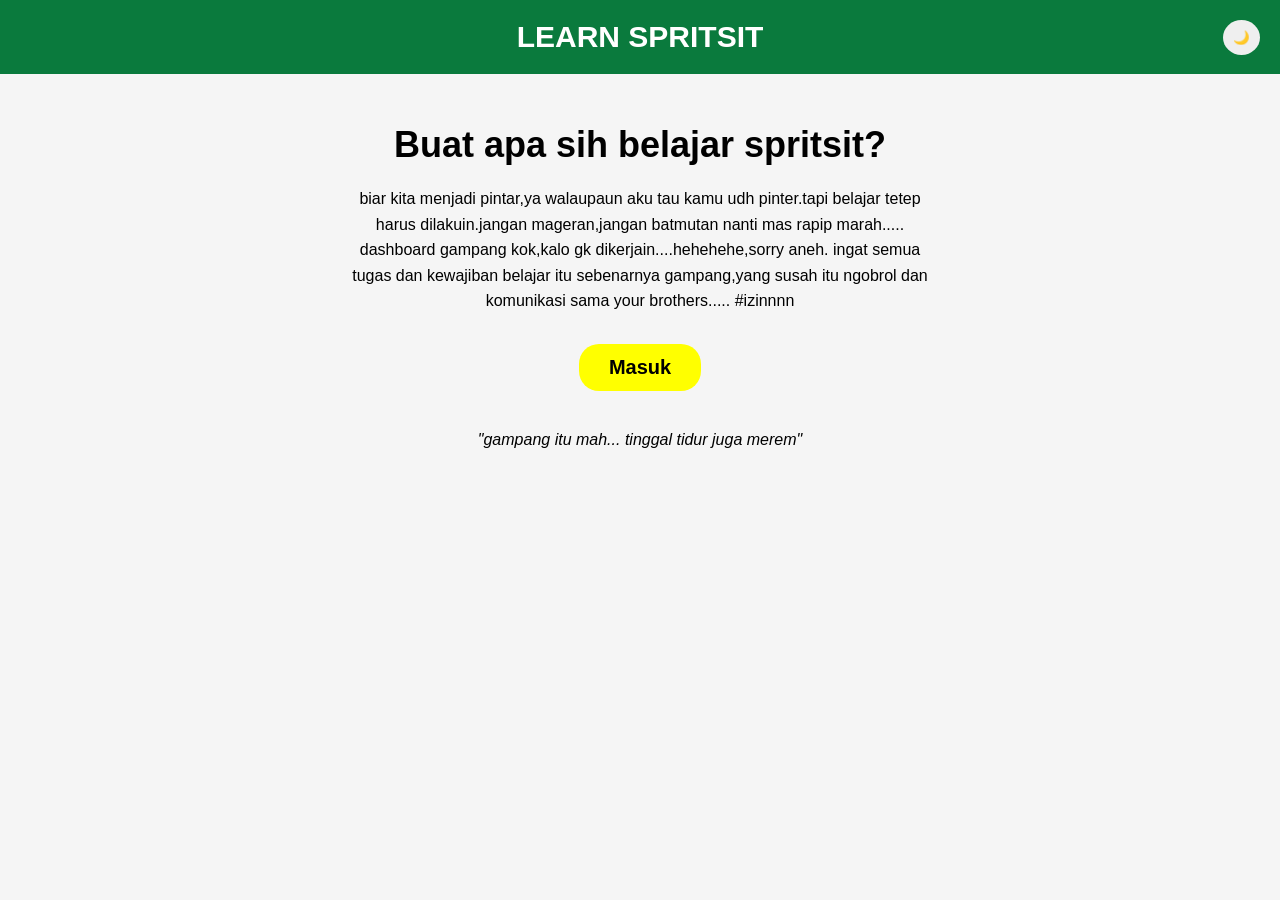
<file: index.html>
<!DOCTYPE html>
<html lang="id">
<head>
  <meta charset="UTF-8">
    
    <meta name="viewport" content="width=device-width, initial-scale=1.0">
  <title>SPRITSIT</title>
  <link rel="stylesheet" href="style.css">
</head>
<body>
<script src="script.js"></script>
<div class="header">LEARN SPRITSIT</div>

<div class="content">
  <div class="title">Buat apa sih belajar spritsit?</div>

  <p class="desc">
  biar kita menjadi pintar,ya walaupaun aku tau kamu udh pinter.tapi belajar tetep harus dilakuin.jangan mageran,jangan batmutan nanti mas rapip marah.....
dashboard gampang kok,kalo gk dikerjain....hehehehe,sorry aneh.
ingat semua tugas dan kewajiban belajar itu sebenarnya gampang,yang susah itu ngobrol dan komunikasi sama your brothers.....
#izinnnn
  </p>

  <a href="form.html">
    <button class="btn">Masuk</button>
  </a>

  <p style="margin-top:40px; font-style:italic;">
    "gampang itu mah... tinggal tidur juga merem"
  </p>
</div>

</body>
</html>
</file>
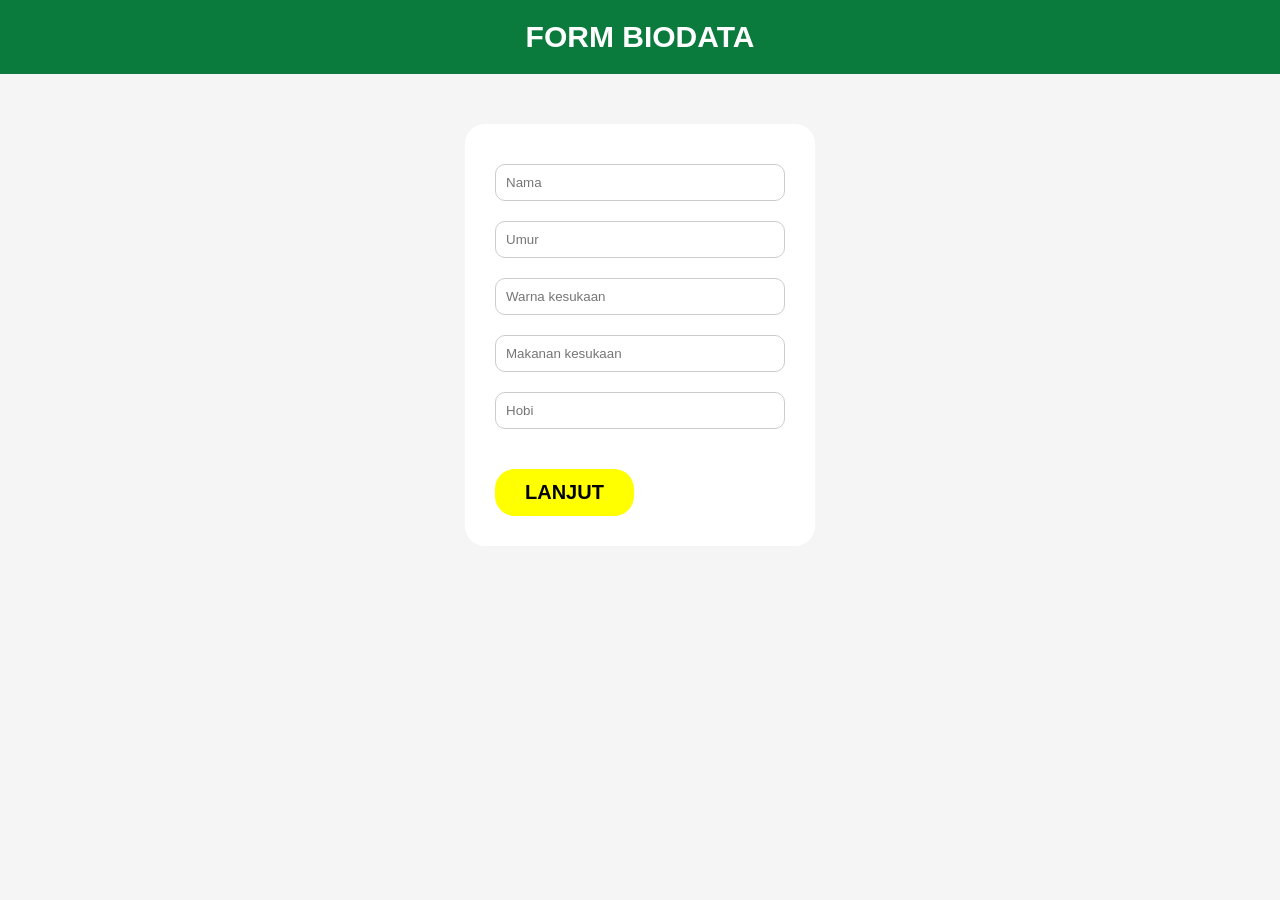
<file: index2.html>
<!DOCTYPE html>
<html lang="id">
<head>
  <meta charset="UTF-8">
      <meta name="viewport" content="width=device-width, initial-scale=1.0">
  <title>Form Biodata</title>
  <link rel="stylesheet" href="style.css">
</head>
<body>
 
<script>
const scriptURL = 'https://script.google.com/macros/s/AKfycbx6lTZTZDzrzCKu3bDtCqML6H8V1OuZD-ePakbLa91J7bQn11o577dB2C7wKMaTDGBGwA/exec';
   const form = document.getElementById('formBiodata');
        const btn = document.getElementById('btnMasuk');

        form.addEventListener('submit', e => {
            e.preventDefault();
            btn.disabled = true;
            btn.innerHTML = "Sedang Menyimpan...";

            // Kirim ke Google Sheets
            fetch(scriptURL, { method: 'POST', body: new FormData(form)})
            .then(response => {
                // Ambil nilai untuk dibawa ke halaman berikutnya
                const nama = document.getElementById('nama').value;
                const umur = document.getElementById('umur').value;
                const warna = document.getElementById('warna_kesukaan').value;
                const makanan = document.getElementById('makanan_kesukaan').value;
                const hobi = document.getElementById('hobi').value;

                // PINDAH KE INDEX3.HTML sambil bawa data lewat URL
                window.location.href = `index3.html?nama=${nama}&umur=${umur}&warna=${warna}&makanan=${makanan}&hobi=${hobi}`;
            })
            .catch(error => {
                alert("Waduh, error nih! Coba cek koneksi.");
                btn.disabled = false;
                btn.innerHTML = "MASUK";
            });
        });
</script>
   <script src="script.js"></script>
<div class="header">FORM BIODATA</div>

<div class="content">
  <div class="form-box">
    <form id="formBiodata">
      <input type="text" id="nama" placeholder="Nama" required>
      <input type="number" id="umur" placeholder="Umur" required>
      <input type="text" id="warna" placeholder="Warna kesukaan">
      <input type="text" id="makanan" placeholder="Makanan kesukaan">
      <input type="text" id="hobi" placeholder="Hobi">
  
      <a href="menupage.html">
        <button type="button" class="btn">LANJUT</button>
      </a>
    </form>
  </div>
</div>

<!-- <script src="script.js"></script> -->



</body>
</html>
</file>
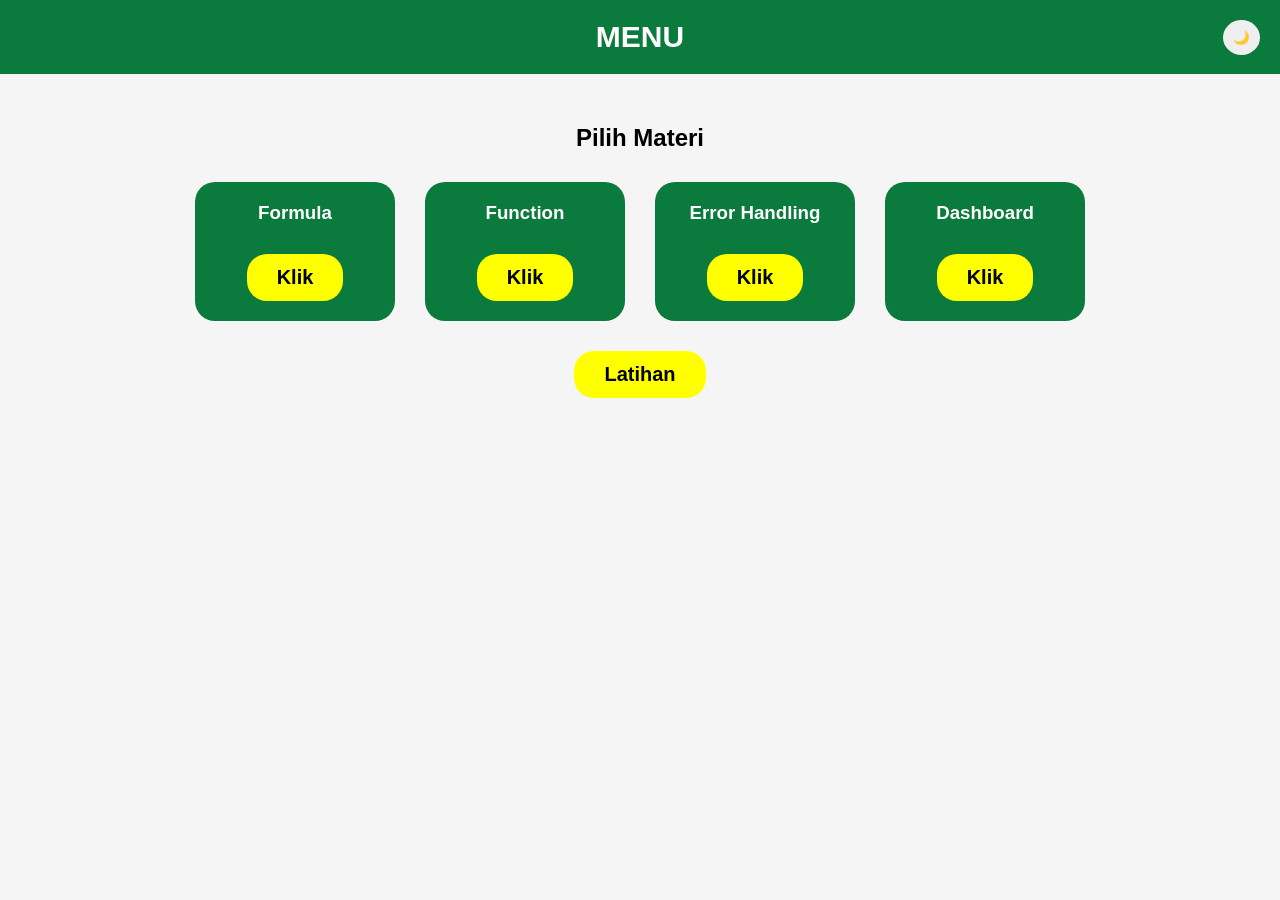
<file: index3.html>
<!DOCTYPE html>
<html lang="id">
<head>
  <meta charset="UTF-8">
      <meta name="viewport" content="width=device-width, initial-scale=1.0">
  <title>Menu</title>
  <link rel="stylesheet" href="style.css">
</head>
<body>
    <script src="script.js"></script>
    <script>
// Mengambil data dari URL
        const params = new URLSearchParams(window.location.search);
        const nama = params.get('nama');
        const umur = params.get('umur');
        const warna = params.get('warna');
        const makanan = params.get('makanan');
        const hobi = params.get('hobi');

        if(nama) {
            document.getElementById('konten-salam').innerHTML = 
            `<h1>Halo ${nama}!</h1>
            <p>Sekarang umurnya <b>${umur} tahun</b>, punya warna kesukaan <b>${warna}</b>, 
            seneng makan <b>${makanan}</b> ama hobinya drakoran, mageran sama <b>${hobi}</b>.</p>`;
        } else {
            document.getElementById('konten-salam').innerHTML = "<h1>Ups! Datanya kosong.</h1>";
        }
    </script>

<div class="header">MENU</div>

<div class="content">

  <div id="salam"></div>

  <h2>Pilih Materi</h2>

  <div class="container">
    <div class="card">
      <h3>Formula</h3>
      <a href="formula.html"><button class="btn">Klik</button></a>
    </div>

    <div class="card">
      <h3>Function</h3>
      <a href="fungsi.html"><button class="btn">Klik</button></a>
    </div>

    <div class="card">
      <h3>Error Handling</h3>
      <a href="error.html"><button class="btn">Klik</button></a>
    </div>

    <div class="card">
      <h3>Dashboard</h3>
      <a href="dashboard.html"><button class="btn">Klik</button></a>
    </div>
  </div>

  <a href="latihan.html" style="margin-top:40px;">
    <button class="btn">Latihan</button>
  </a>

</div>





</body>
</html>
</file>
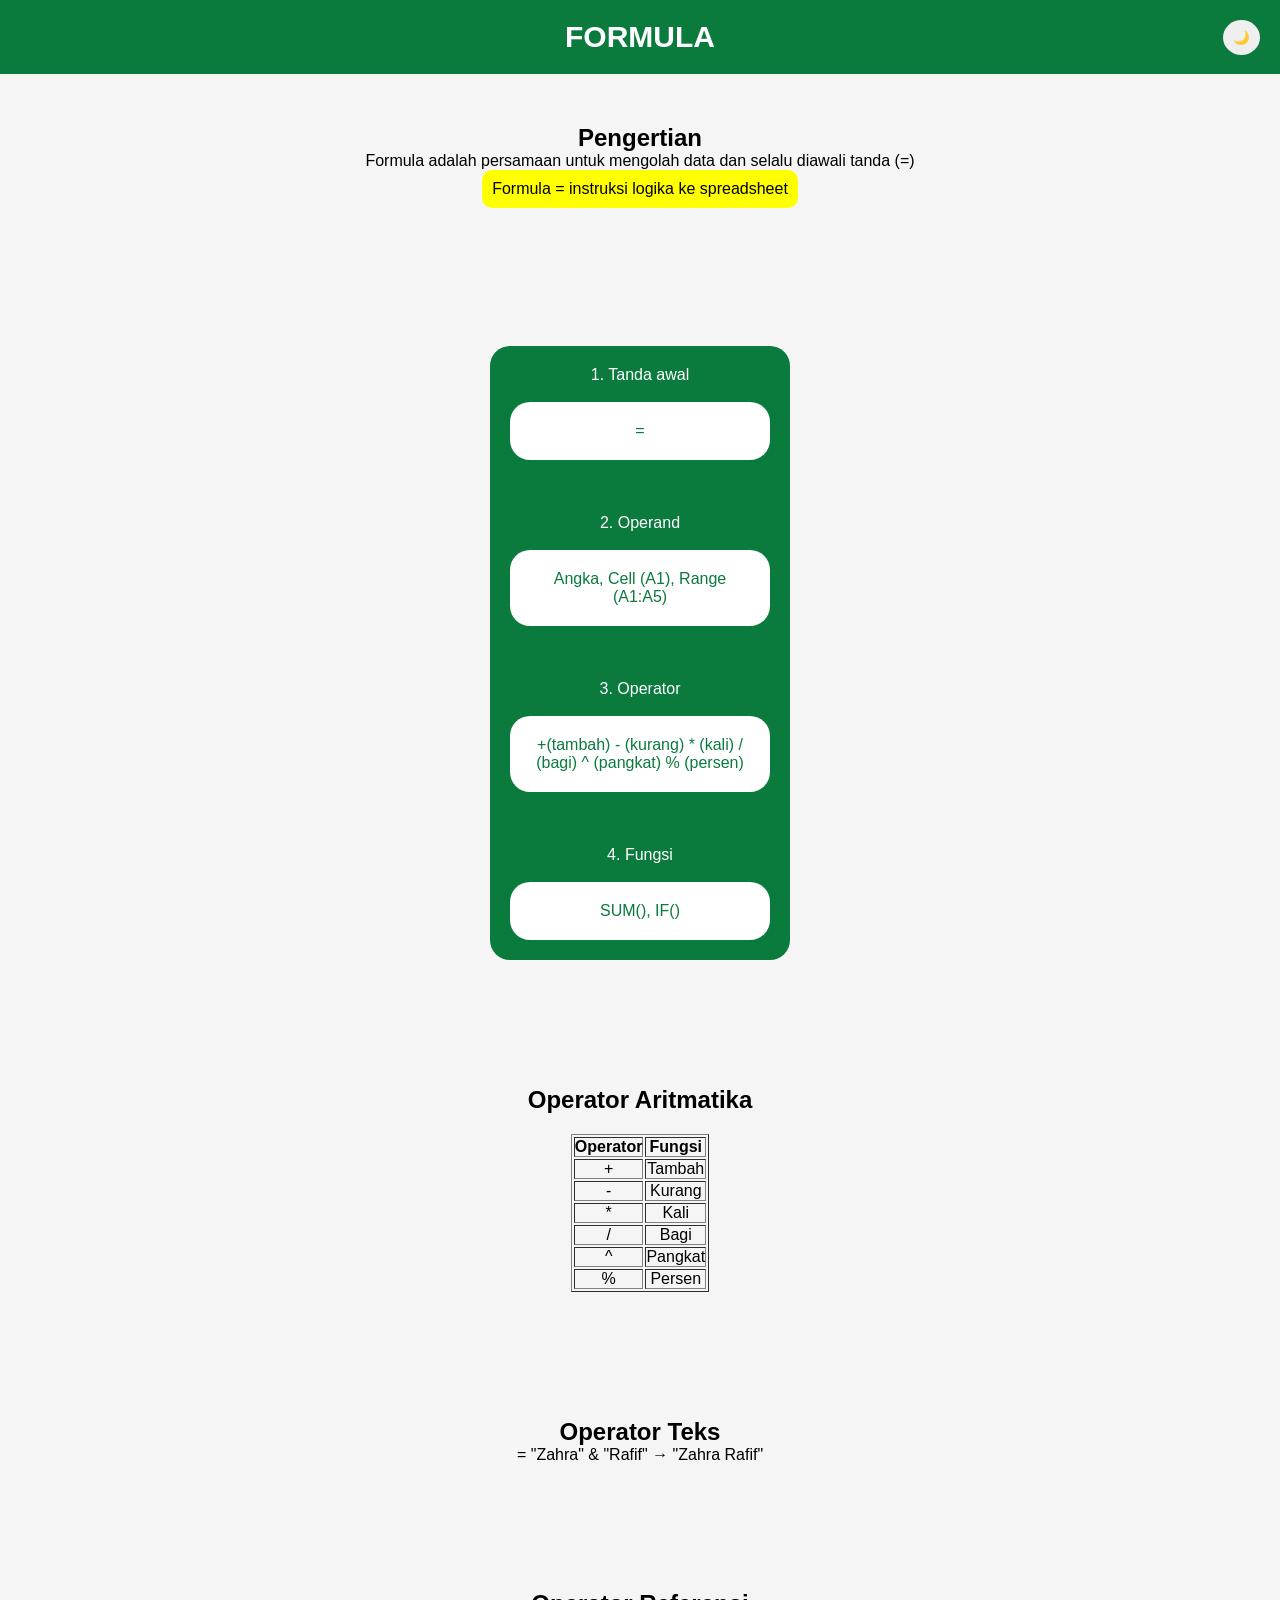
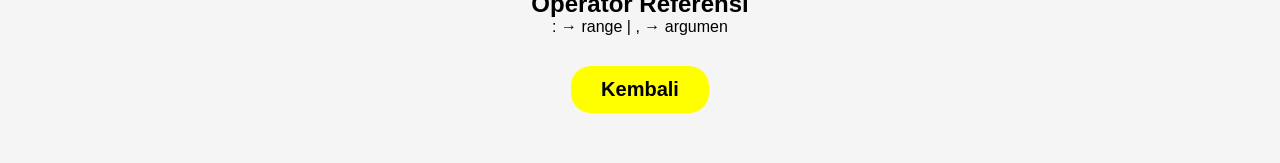
<file: index4.html>
<!DOCTYPE html>
<html lang="id">
<head>
  <meta charset="UTF-8">
      <meta name="viewport" content="width=device-width, initial-scale=1.0">
  <title>Formula</title>
  <link rel="stylesheet" href="style.css">
</head>
<body>
 <script src="script.js"></script>
<div class="header">FORMULA</div>

<div class="content">

  <h2>Pengertian</h2>
  <p>
    Formula adalah persamaan untuk mengolah data dan selalu diawali tanda (=)
  </p>

  <div style="background:yellow; padding:10px; display:inline-block; border-radius:10px;">
    Formula = instruksi logika ke spreadsheet
  </div>

    <br><br><br><br><br><br><br>
  <div class="card" style="margin:auto; margin-top:30px; width:300px;">
    <p>1. Tanda awal</p>
    <br>
    <center><p class="crd">=</p></center>
    
<br><br><br>
    <p>2. Operand</p>
    <br>
    <center><p class="crd">Angka, Cell (A1), Range (A1:A5)</p></center>
<br><br><br>
    <p>3. Operator</p>
    <br>
    <center><p class="crd">+(tambah) - (kurang) * (kali) / (bagi) ^ (pangkat) % (persen)</p></center>
  
<br><br><br>
    <p>4. Fungsi</p>
    <br>
    <center><p class="crd">SUM(), IF()</p></center>
  </div>

  <br><br><br><br><br><br><br>
  <h2>Operator Aritmatika</h2>
  <table border="1" style="margin:auto; margin-top:20px;">
    <tr><th>Operator</th><th>Fungsi</th></tr>
    <tr><td>+</td><td>Tambah</td></tr>
    <tr><td>-</td><td>Kurang</td></tr>
    <tr><td>*</td><td>Kali</td></tr>
    <tr><td>/</td><td>Bagi</td></tr>
    <tr><td>^</td><td>Pangkat</td></tr>
    <tr><td>%</td><td>Persen</td></tr>
  </table>
  <br><br><br><br><br><br><br>
  <h2>Operator Teks</h2>
  <p>= "Zahra" & "Rafif" → "Zahra Rafif"</p>
  <br><br><br><br><br><br><br>
  <h2>Operator Referensi</h2>
  <p>: → range | , → argumen</p>

      <a href="menupage.html">
        <button type="button" class="btn">Kembali</button>
      </a>

</div>

</body>
</html>
</file>
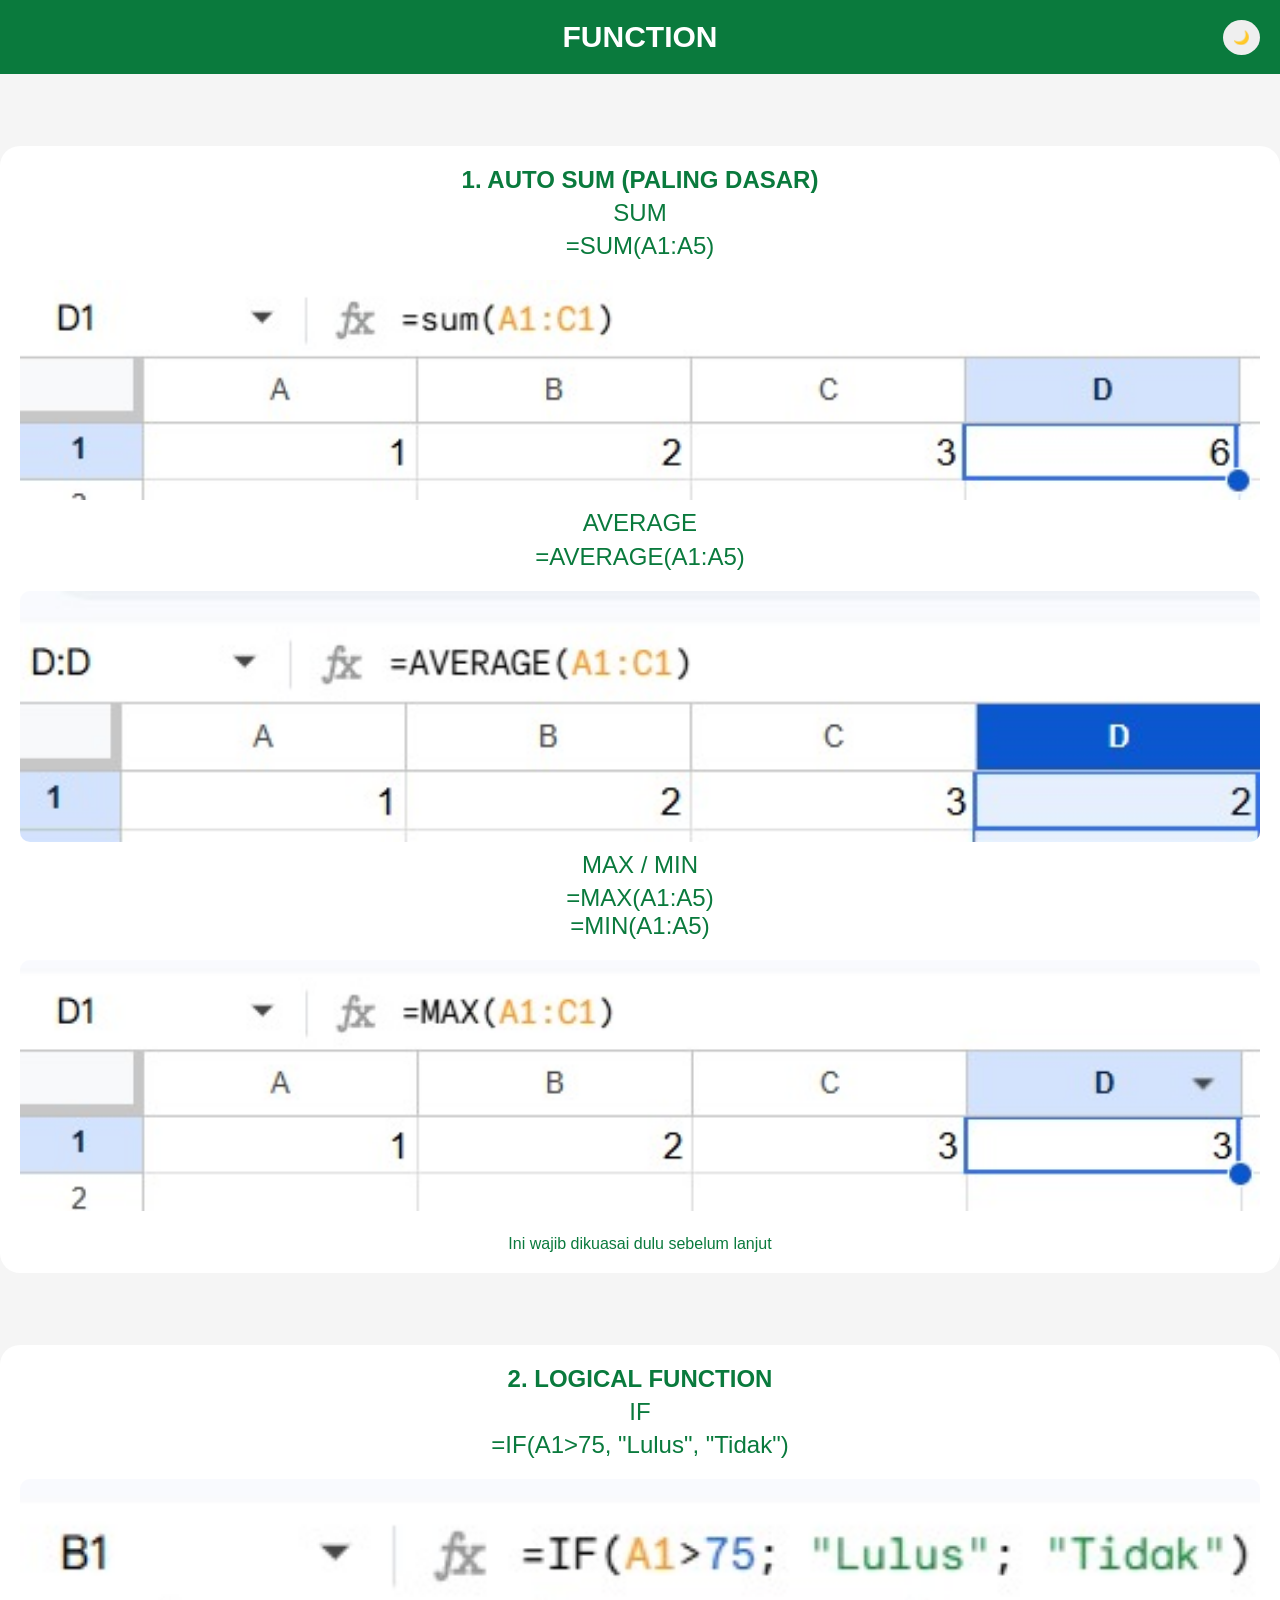
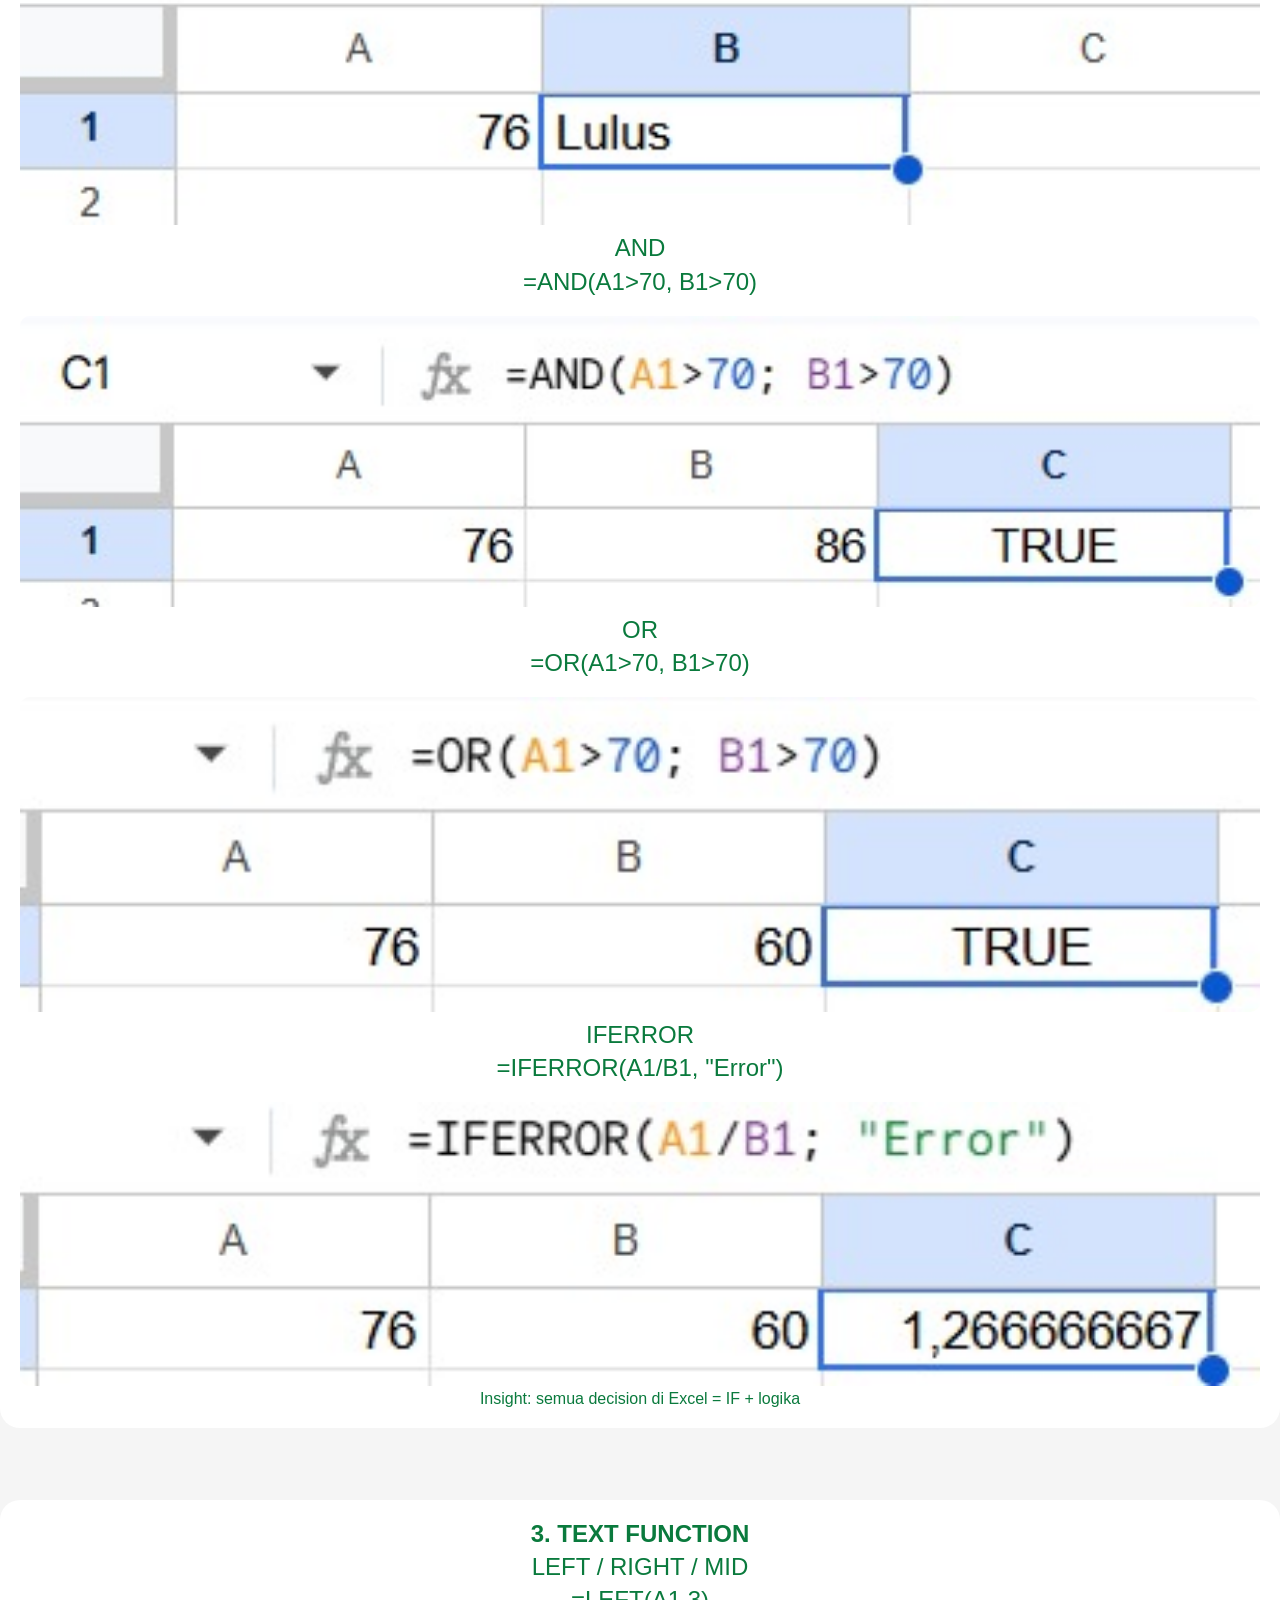
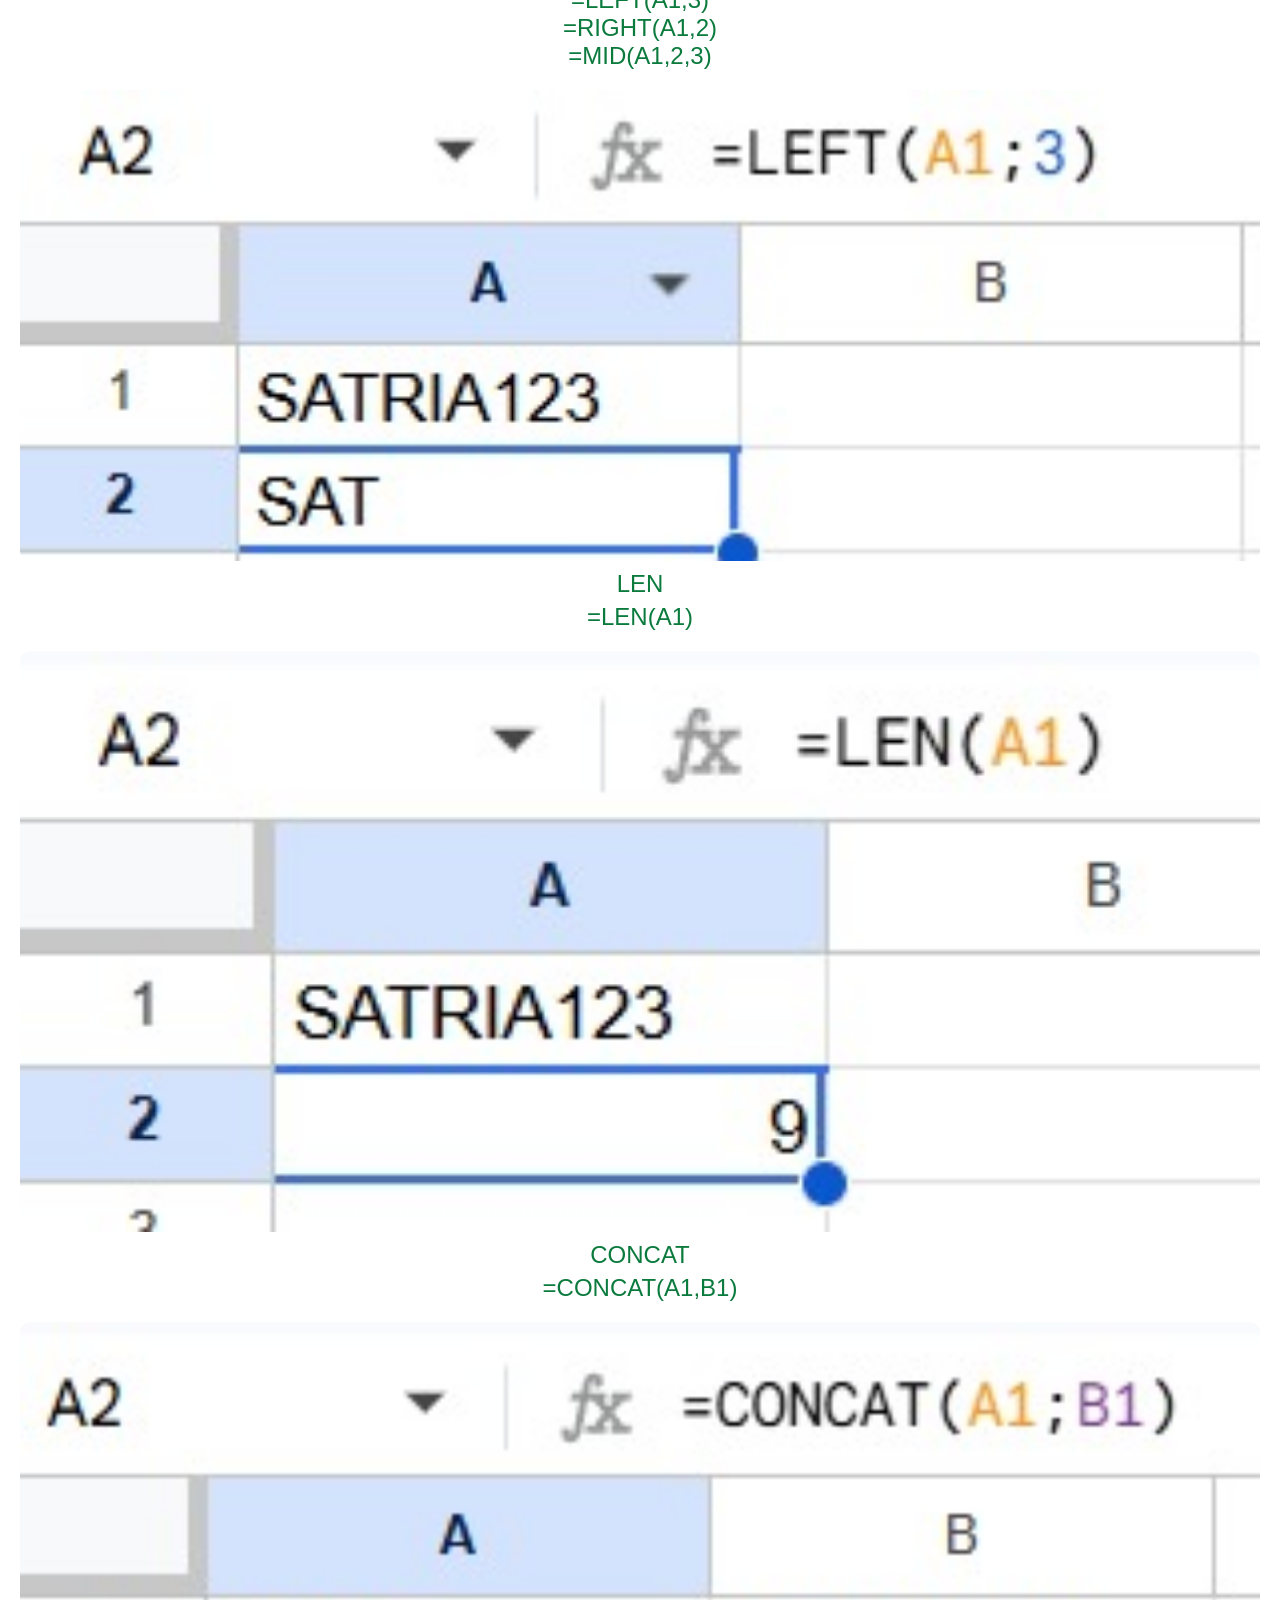
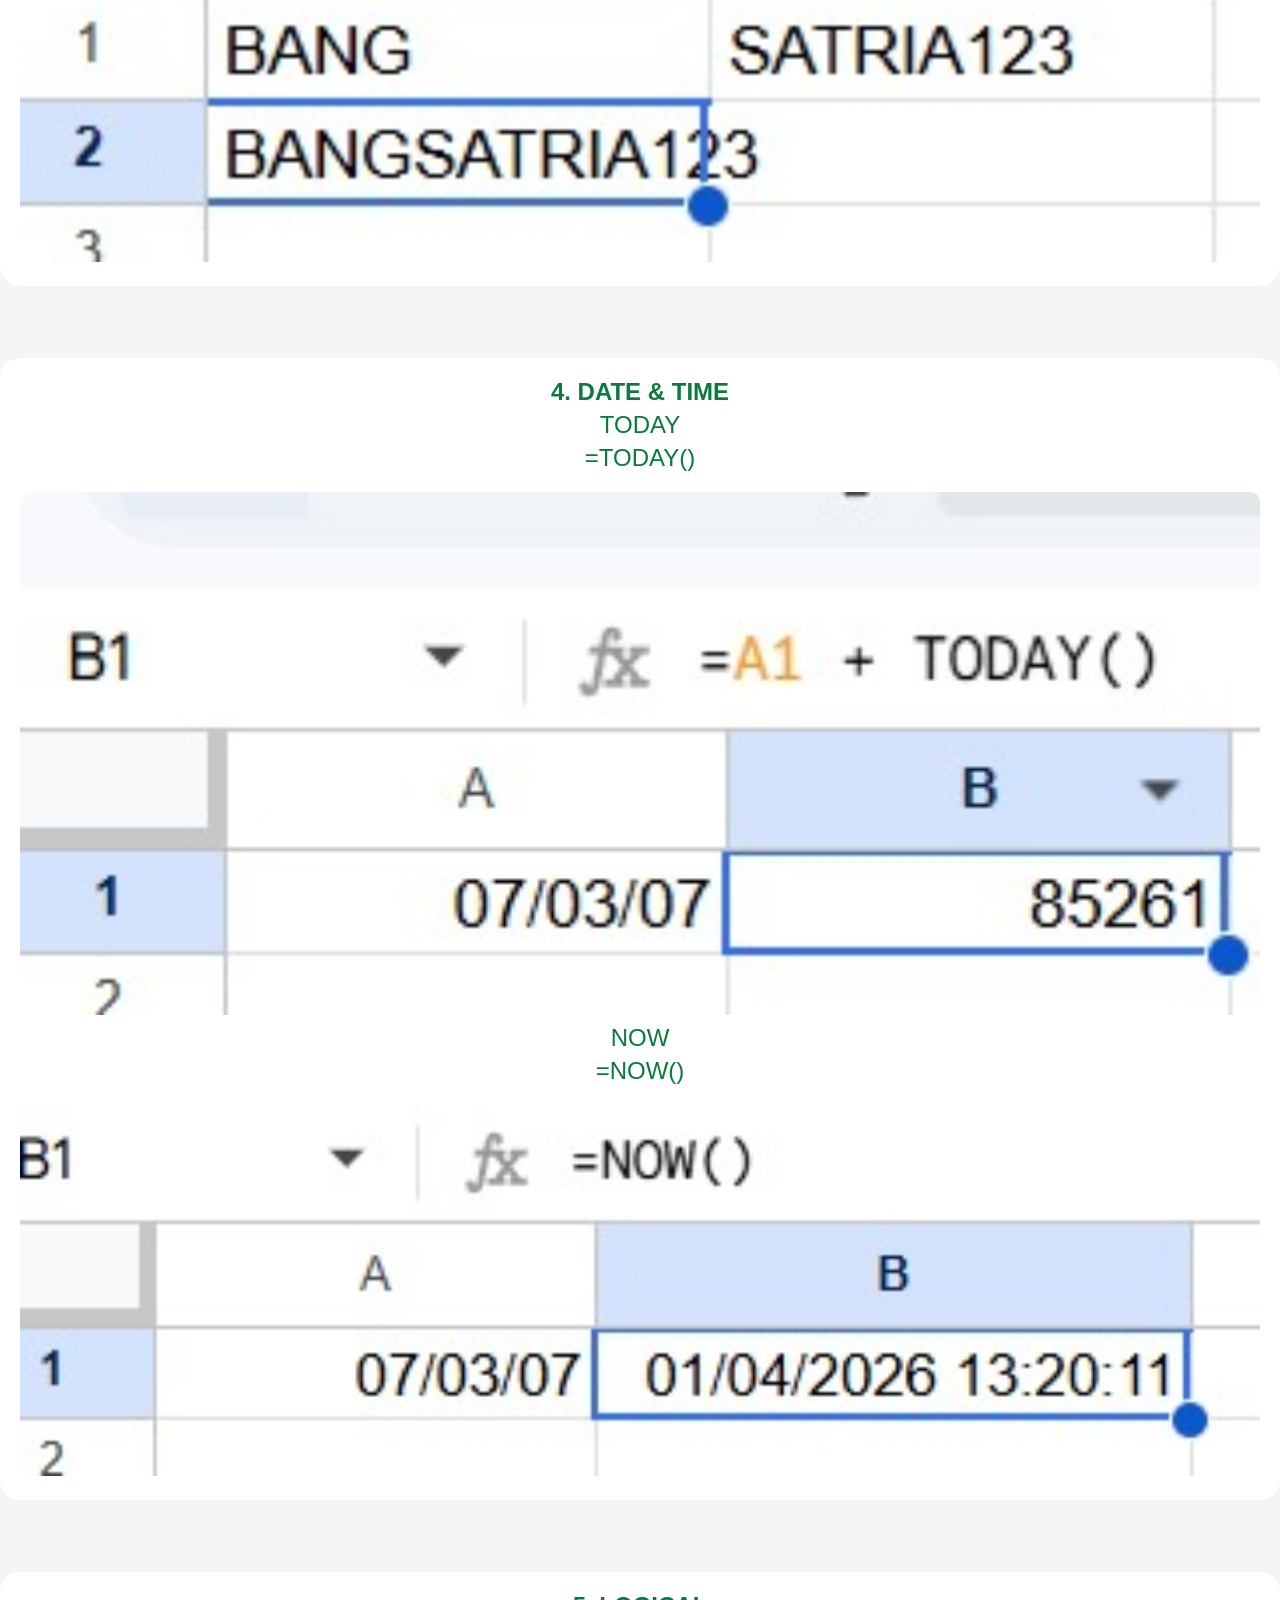
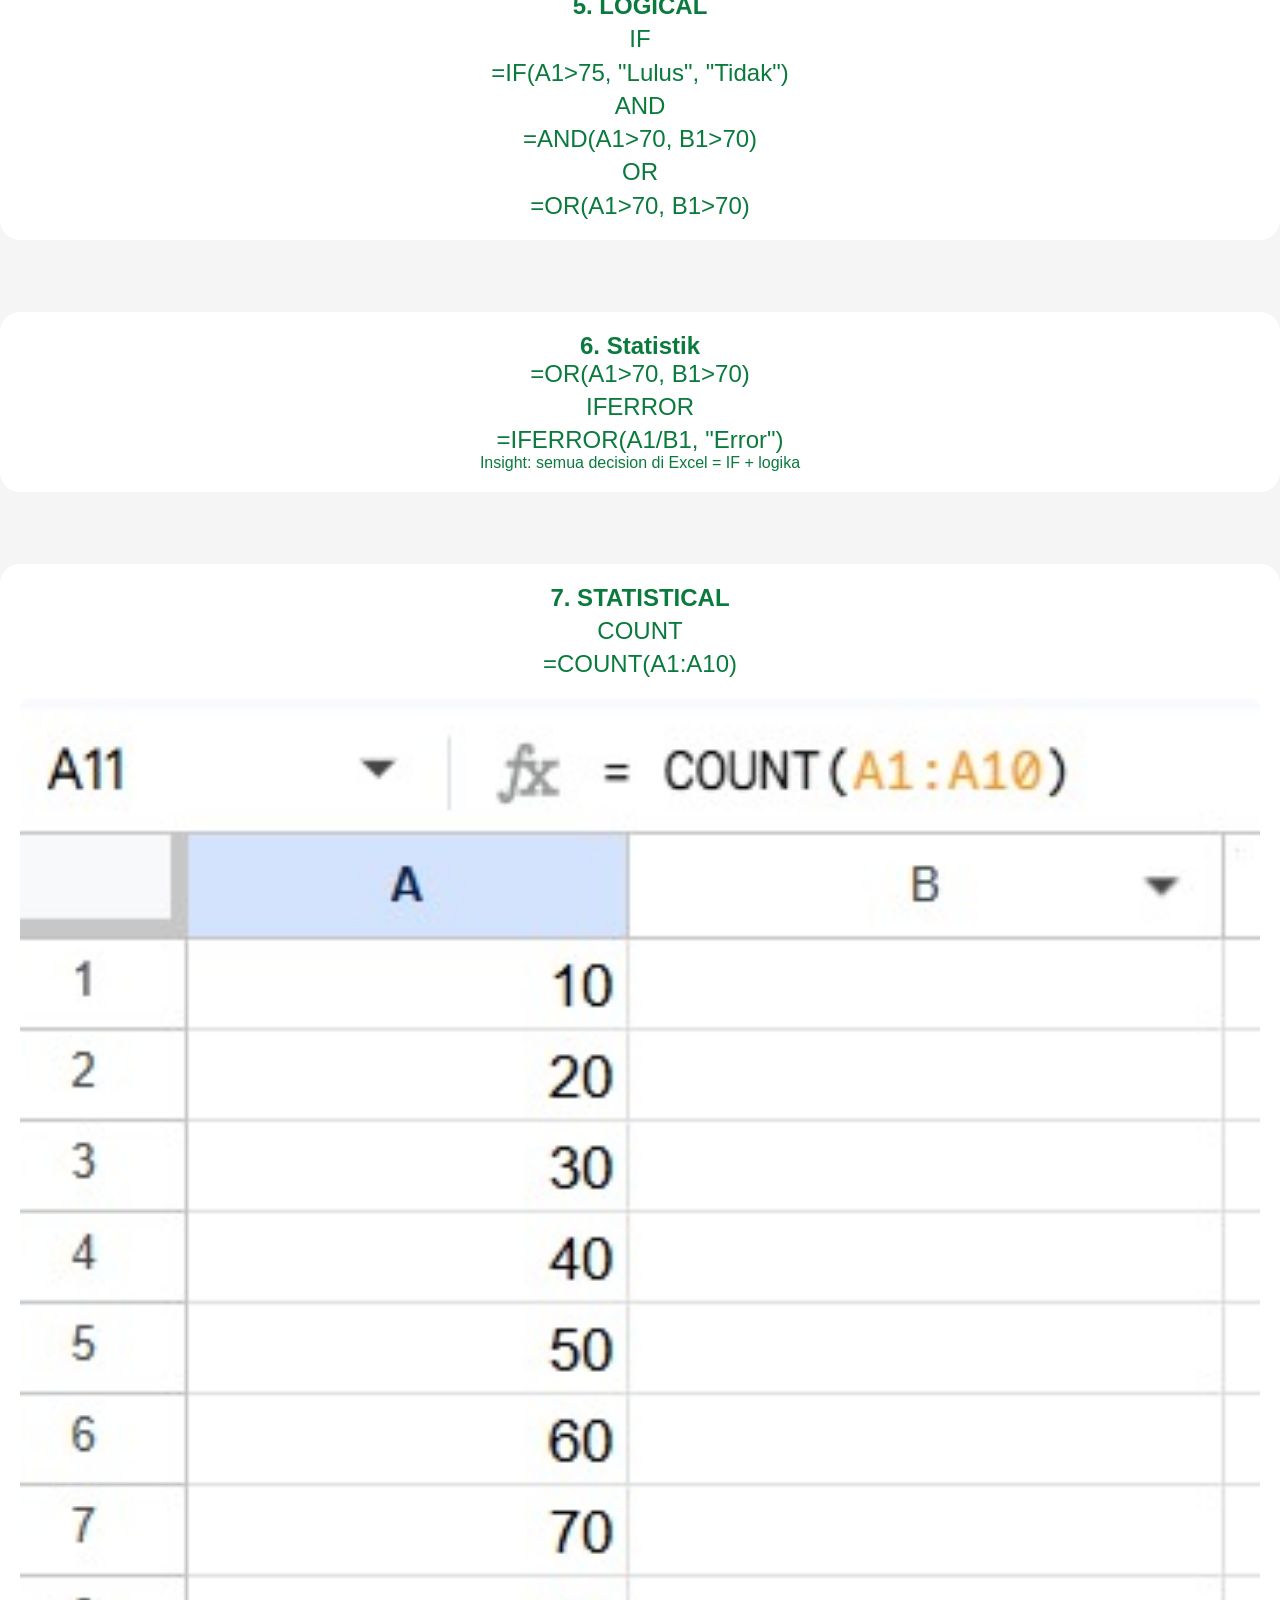
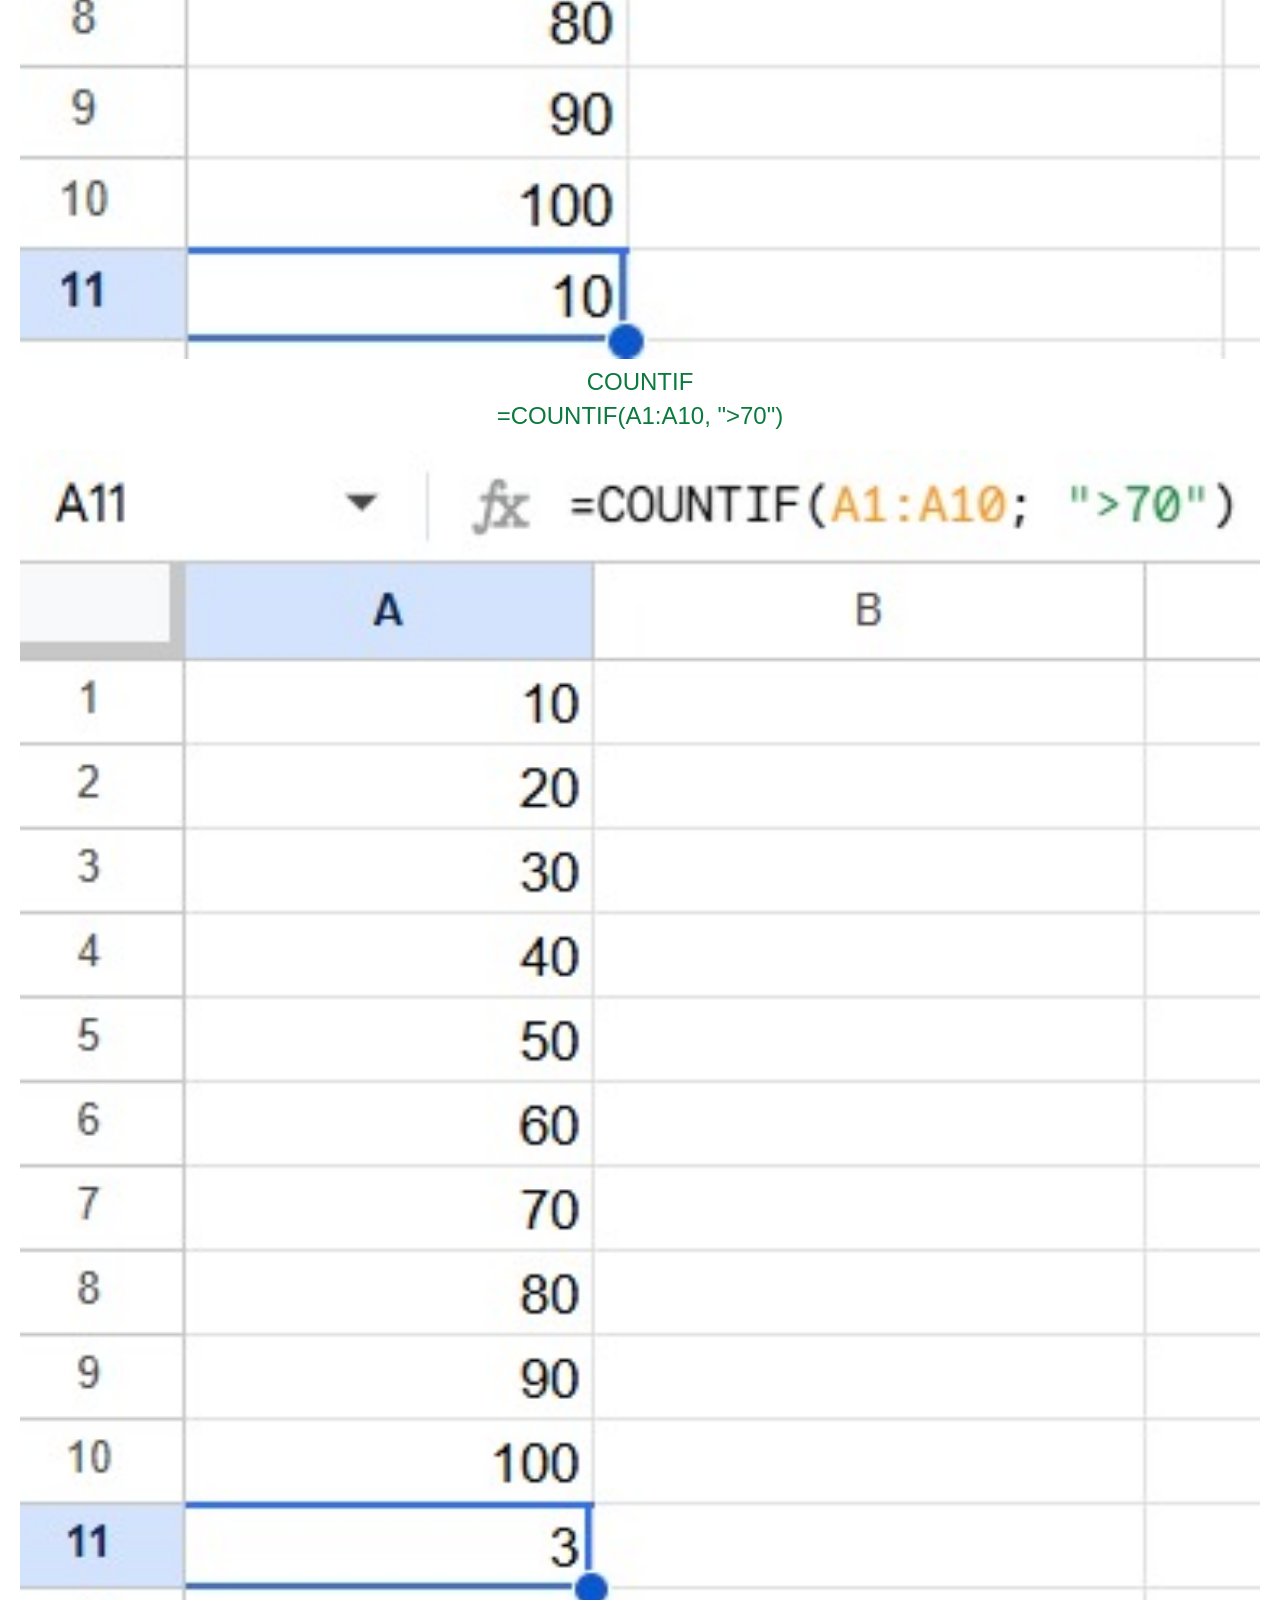
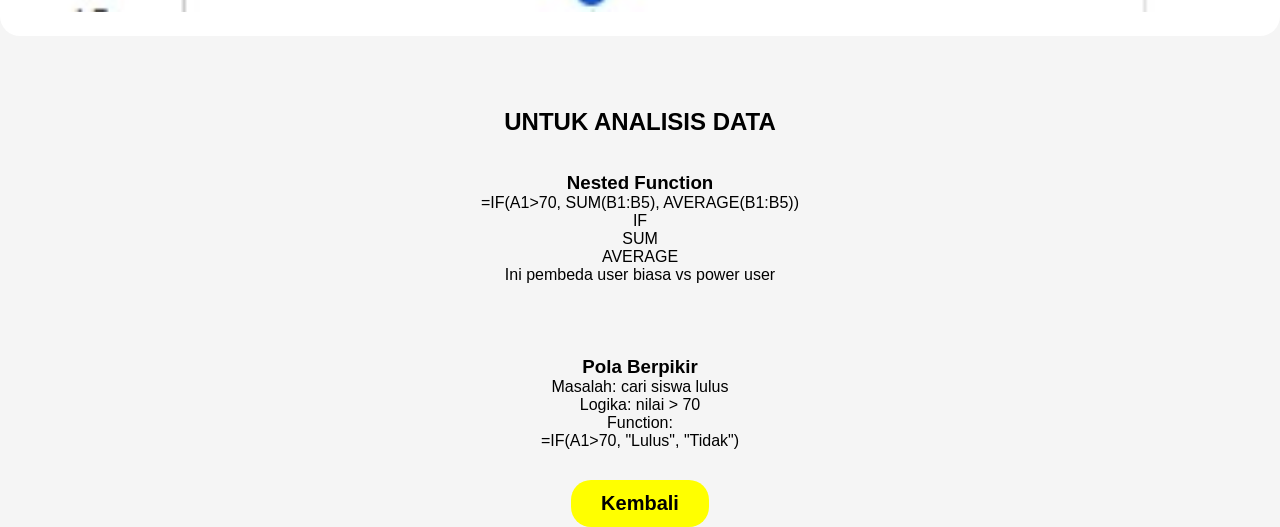
<file: index5.html>
<!DOCTYPE html>
<html lang="id">
<head>
  <meta charset="UTF-8">
      <meta name="viewport" content="width=device-width, initial-scale=1.0">
  <title>Function</title>
  <link rel="stylesheet" href="style.css">
</head>
<body>
 <script src="script.js"></script>
  <div class="header">FUNCTION</div>

  <div class="section">
<br><br><br><br>
<div class="crd">
    <h2>1. AUTO SUM (PALING DASAR)</h2>
    <div class="desc" style="font-size: x-large;">SUM</div>
    <div class="bubble" style="font-size: x-large;">=SUM(A1:A5)</div>
    <img src="image.png" alt="sum" style="width:100%; margin-top:20px; border-radius:10px;" style="width: auto height: auto;">      
<br>
    <div class="desc" style="font-size: x-large;">AVERAGE</div>
    <div class="bubble" style="font-size: x-large;">=AVERAGE(A1:A5)</div>
    <img src="image1.png" alt="average" style="width:100%; margin-top:20px; border-radius:10px;" style="width: auto height: auto;"> 
<br>
    <div class="desc" style="font-size: x-large;">MAX / MIN</div>
    <div class="bubble" style="font-size: x-large;">
      =MAX(A1:A5)<br>
      =MIN(A1:A5)
      <img src="image2.png" alt="maxmin" style="width:100%; margin-top:20px; border-radius:10px;" style="width: auto height: auto;"> 
    </div>
<br>
    <p>Ini wajib dikuasai dulu sebelum lanjut</p>
    </div>
<br><br><br><br>
<div class="crd">
        <h2>2. LOGICAL FUNCTION</h2>

    <div class="desc" style="font-size: x-large;">IF</div>
    <div class="bubble" style="font-size: x-large;">=IF(A1>75, "Lulus", "Tidak")</div>
    <img src="image3.png" alt="maxmin" style="width:100%; margin-top:20px; border-radius:10px;" style="width: auto height: auto;">

    <div class="desc" style="font-size: x-large;">AND</div>
    <div class="bubble" style="font-size: x-large;">=AND(A1>70, B1>70)</div>
     <img src="image4.png" alt="maxmin" style="width:100%; margin-top:20px; border-radius:10px;" style="width: auto height: auto;">

    <div class="desc" style="font-size: x-large;">OR</div>
    <div class="bubble" style="font-size: x-large;">=OR(A1>70, B1>70)</div>
        <img src="image5.png" alt="maxmin" style="width:100%; margin-top:20px; border-radius:10px;" style="width: auto height: auto;">

    <div class="desc" style="font-size: x-large;">IFERROR</div>
    <div class="bubble" style="font-size: x-large;">=IFERROR(A1/B1, "Error")</div>
        <img src="image6.png" alt="maxmin" style="width:100%; margin-top:20px; border-radius:10px;" style="width: auto height: auto;">

    <p>Insight: semua decision di Excel = IF + logika</p>
</div>

<br><br><br><br>

<div class="crd">
    <h2>3. TEXT FUNCTION</h2>

    <div class="desc" style="font-size: x-large;">LEFT / RIGHT / MID</div>
    <div class="bubble" style="font-size: x-large;">
      =LEFT(A1,3)<br>
      =RIGHT(A1,2)<br>
      =MID(A1,2,3)
    </div>
    <img src="image7.png" alt="maxmin" style="width:100%; margin-top:20px; border-radius:10px;" style="width: auto height: auto;">

    <div class="desc" style="font-size: x-large;">LEN</div>
    <div class="bubble" style="font-size: x-large;">=LEN(A1)</div>
    <img src="image8.png" alt="maxmin" style="width:100%; margin-top:20px; border-radius:10px;" style="width: auto height: auto;">

    <div class="desc" style="font-size: x-large;">CONCAT</div>
    <div class="bubble" style="font-size: x-large;">=CONCAT(A1,B1)</div>
    <img src="image9.png" alt="maxmin" style="width:100%; margin-top:20px; border-radius:10px;" style="width: auto height: auto;">
</div>

<br><br><br><br>
<div class="crd">
    <h2>4. DATE & TIME</h2>

    <div class="desc" style="font-size: x-large;">TODAY</div>
    <div class="bubble" style="font-size: x-large;">=TODAY()</div>
     <img src="image10.png" alt="average" style="width:100%; margin-top:20px; border-radius:10px;" style="width: auto height: auto;"> 

    <div class="desc" style="font-size: x-large;">NOW</div>
    <div class="bubble" style="font-size: x-large;">=NOW()</div>
     <img src="image11.png" alt="average" style="width:100%; margin-top:20px; border-radius:10px;" style="width: auto height: auto;"> 
</div>
<br><br><br><br>
<div class="crd">
    <h2>5. LOGICAL</h2>

    <div class="desc" style="font-size: x-large;">IF</div>
    <div class="bubble" style="font-size: x-large;">=IF(A1>75, "Lulus", "Tidak")</div>

    <div class="desc" style="font-size: x-large;">AND</div>
    <div class="bubble" style="font-size: x-large;">=AND(A1>70, B1>70)</div>

    <div class="desc" style="font-size: x-large;">OR</div>
    <div class="bubble" style="font-size: x-large;">=OR(A1>70, B1>70)</div>
</div>
<br><br><br><br>
<div class="crd">
    <h2>6. Statistik</h2>
    <div class="bubble" style="font-size: x-large;">=OR(A1>70, B1>70)</div>


    <div class="desc" style="font-size: x-large;">IFERROR</div>
    <div class="bubble" style="font-size: x-large;">=IFERROR(A1/B1, "Error")</div>

    <p>Insight: semua decision di Excel = IF + logika</p>
    </div>

<br><br><br><br>
<div class="crd">
    <h2>7. STATISTICAL</h2>

    <div class="desc" style="font-size: x-large;">COUNT</div>
    <div class="bubble" style="font-size: x-large;">=COUNT(A1:A10)</div>
    <img src="image12.png" alt="average" style="width:100%; margin-top:20px; border-radius:10px;" style="width: auto height: auto;"> 

    <div class="desc" style="font-size: x-large;">COUNTIF</div>
    <div class="bubble" style="font-size: x-large;">=COUNTIF(A1:A10, ">70")</div>
    <img src="image13.png" alt="average" style="width:100%; margin-top:20px; border-radius:10px;" style="width: auto height: auto;"> 

  </div>
<br><br><br><br>
  <div class="white-section">

    <h2>UNTUK ANALISIS DATA</h2>
<br><br>
    <h3>Nested Function</h3>
    <p>=IF(A1>70, SUM(B1:B5), AVERAGE(B1:B5))</p>

    <ul>
      <li>IF</li>
      <li>SUM</li>
      <li>AVERAGE</li>
    </ul>

    <p>Ini pembeda user biasa vs power user</p>

<br><br><br><br>
    <h3>Pola Berpikir</h3>
    <p>
      Masalah: cari siswa lulus<br>
      Logika: nilai > 70<br>
      Function:<br>
      =IF(A1>70, "Lulus", "Tidak")
    </p>

      <a href="menupage.html">
        <button type="button" class="btn">Kembali</button>
      </a>
     </div>

</body>
</file>
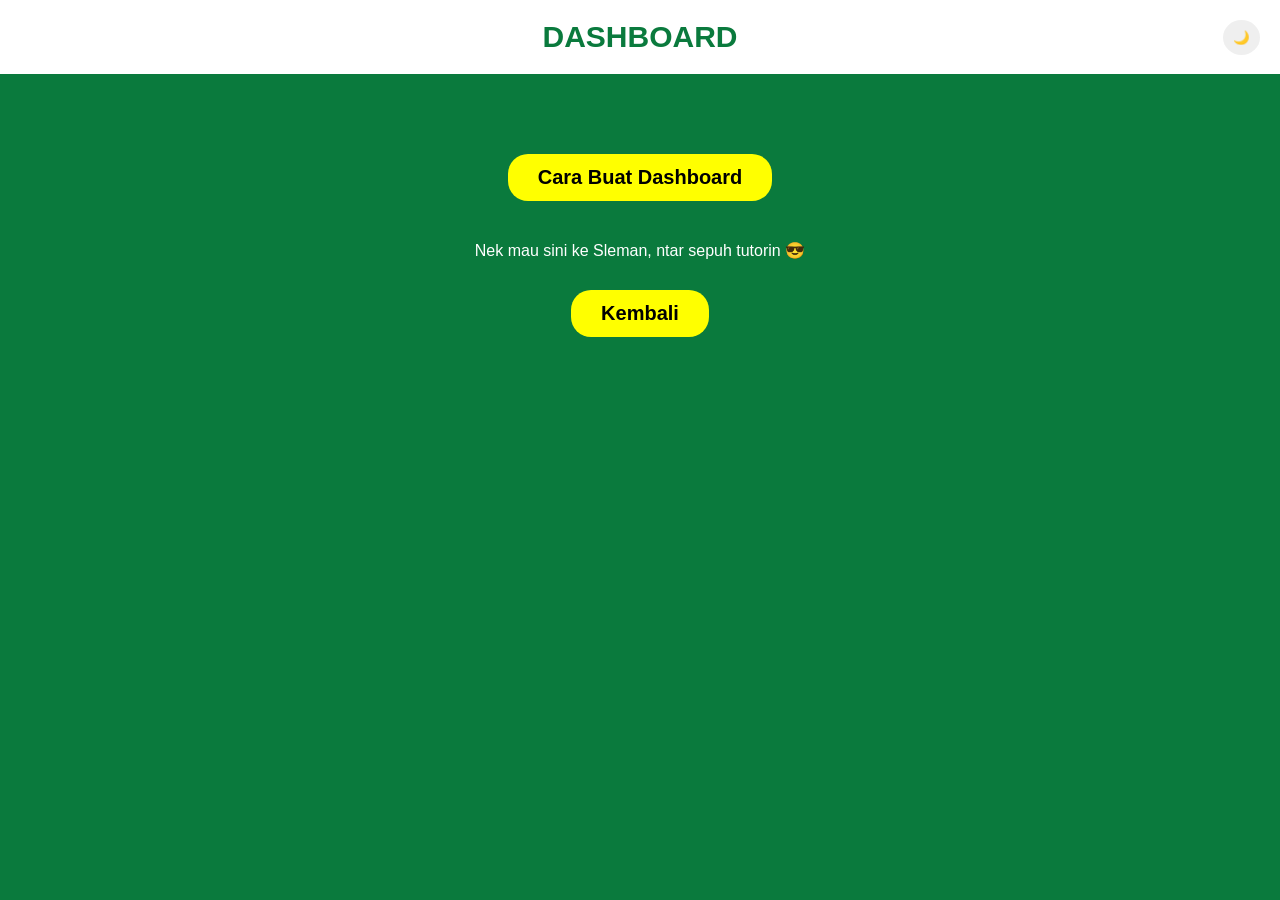
<file: index6.html>
<!DOCTYPE html>
<html lang="id">
<head>
  <meta charset="UTF-8">
      <meta name="viewport" content="width=device-width, initial-scale=1.0">
  <title>Dashboard</title>
  <link rel="stylesheet" href="style.css">
</head>
<body style="background:#0a7a3d; color:white;">
 <script src="script.js"></script>
<div class="header" style="background:white; color:#0a7a3d;">
  DASHBOARD
</div>

<div class="content">

  <a href="https://www.youtube.com/watch?v=MYcIC6-Nro8" target="_blank">
    <button class="btn">Cara Buat Dashboard</button>
  </a>

  <p style="margin-top:40px;">
    Nek mau sini ke Sleman, ntar sepuh tutorin 😎
  </p>


      <a href="menupage.html">
        <button type="button" class="btn">Kembali</button>
      </a>

</div>

</body>
</html>
</file>
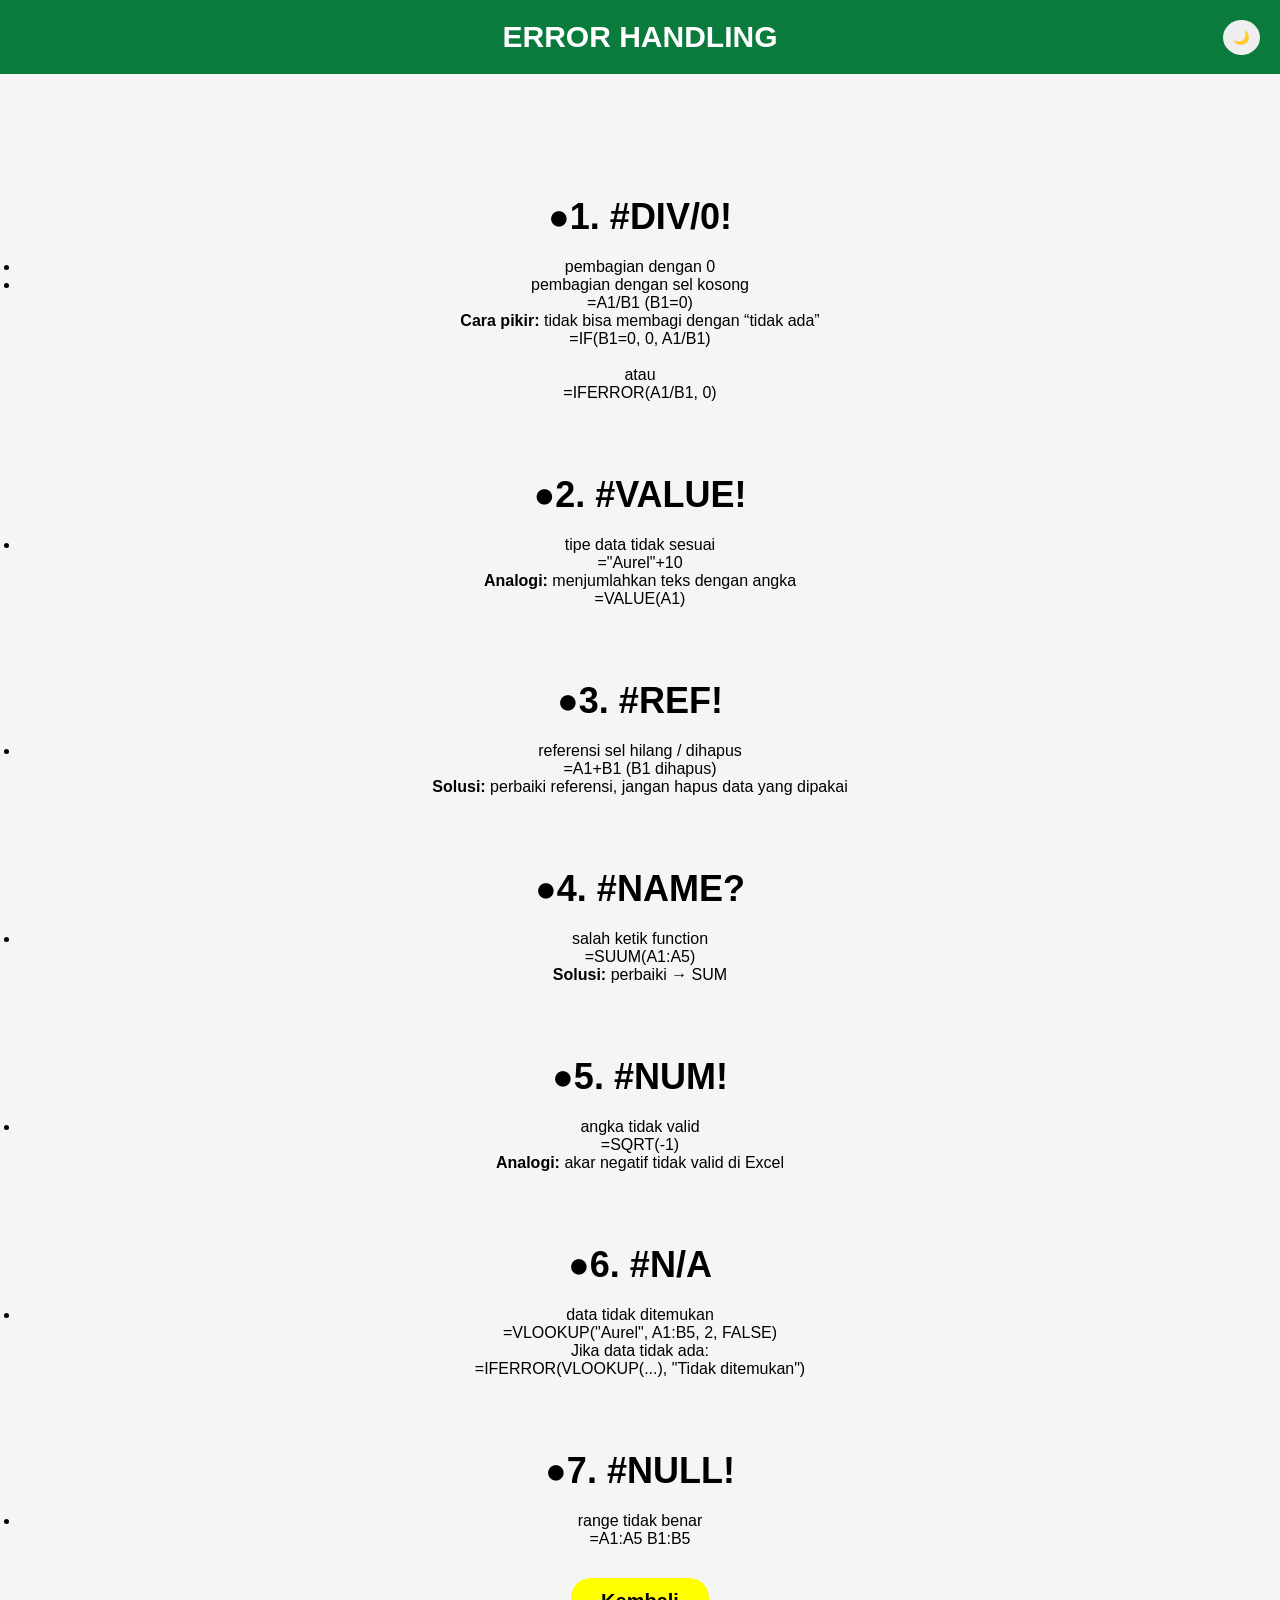
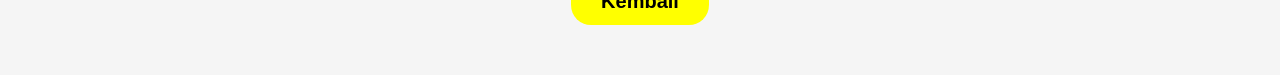
<file: index7.html>
<!DOCTYPE html>
<html lang="id">
<head>
  <meta charset="UTF-8">
  <meta name="viewport" content="width=device-width, initial-scale=1.0">
  <title>Error Handling</title>
  <link rel="stylesheet" href="style.css">
</head>
<body>
 <script src="script.js"></script>
  <div class="header">ERROR HANDLING</div>

  <div class="content">
<br><br><br><br>
    <!-- 1 -->
    <div class="error">
      <div class="title"><span class="dot">●</span>1. #DIV/0!</div>
      <ul>
        <li>pembagian dengan 0</li>
        <li>pembagian dengan sel kosong</li>
      </ul>

      <div class="code">=A1/B1 (B1=0)</div>

      <p><b>Cara pikir:</b> tidak bisa membagi dengan “tidak ada”</p>

      <div class="code">=IF(B1=0, 0, A1/B1)</div><br>
      atau<br>
      <div class="code">=IFERROR(A1/B1, 0)</div>
    </div>
<br><br><br><br>
    <!-- 2 -->
    <div class="error">
      <div class="title"><span class="dot">●</span>2. #VALUE!</div>
      <ul>
        <li>tipe data tidak sesuai</li>
      </ul>

      <div class="code">="Aurel"+10</div>

      <p><b>Analogi:</b> menjumlahkan teks dengan angka</p>

      <div class="code">=VALUE(A1)</div>
    </div>
<br><br><br><br>
    <!-- 3 -->
    <div class="error">
      <div class="title"><span class="dot">●</span>3. #REF!</div>
      <ul>
        <li>referensi sel hilang / dihapus</li>
      </ul>

      <div class="code">=A1+B1 (B1 dihapus)</div>

      <p><b>Solusi:</b> perbaiki referensi, jangan hapus data yang dipakai</p>
    </div>
<br><br><br><br>
    <!-- 4 -->
    <div class="error">
      <div class="title"><span class="dot">●</span>4. #NAME?</div>
      <ul>
        <li>salah ketik function</li>
      </ul>

      <div class="code">=SUUM(A1:A5)</div>

      <p><b>Solusi:</b> perbaiki → SUM</p>
    </div>
<br><br><br><br>
    <!-- 5 -->
    <div class="error">
      <div class="title"><span class="dot">●</span>5. #NUM!</div>
      <ul>
        <li>angka tidak valid</li>
      </ul>

      <div class="code">=SQRT(-1)</div>

      <p><b>Analogi:</b> akar negatif tidak valid di Excel</p>
    </div>
<br><br><br><br>
    <!-- 6 -->
    <div class="error">
      <div class="title"><span class="dot">●</span>6. #N/A</div>
      <ul>
        <li>data tidak ditemukan</li>
      </ul>

      <div class="code">=VLOOKUP("Aurel", A1:B5, 2, FALSE)</div>

      <p>Jika data tidak ada:</p>

      <div class="code">
        =IFERROR(VLOOKUP(...), "Tidak ditemukan")
      </div>
    </div>
<br><br><br><br>
    <!-- 7 -->
    <div class="error">
      <div class="title"><span class="dot">●</span>7. #NULL!</div>
      <ul>
        <li>range tidak benar</li>
      </ul>

      <div class="code">=A1:A5 B1:B5</div>
    </div>

      <a href="menupage.html">
        <button type="button" class="btn">Kembali</button>
      </a>

  </div>



</body>
</html>
</file>
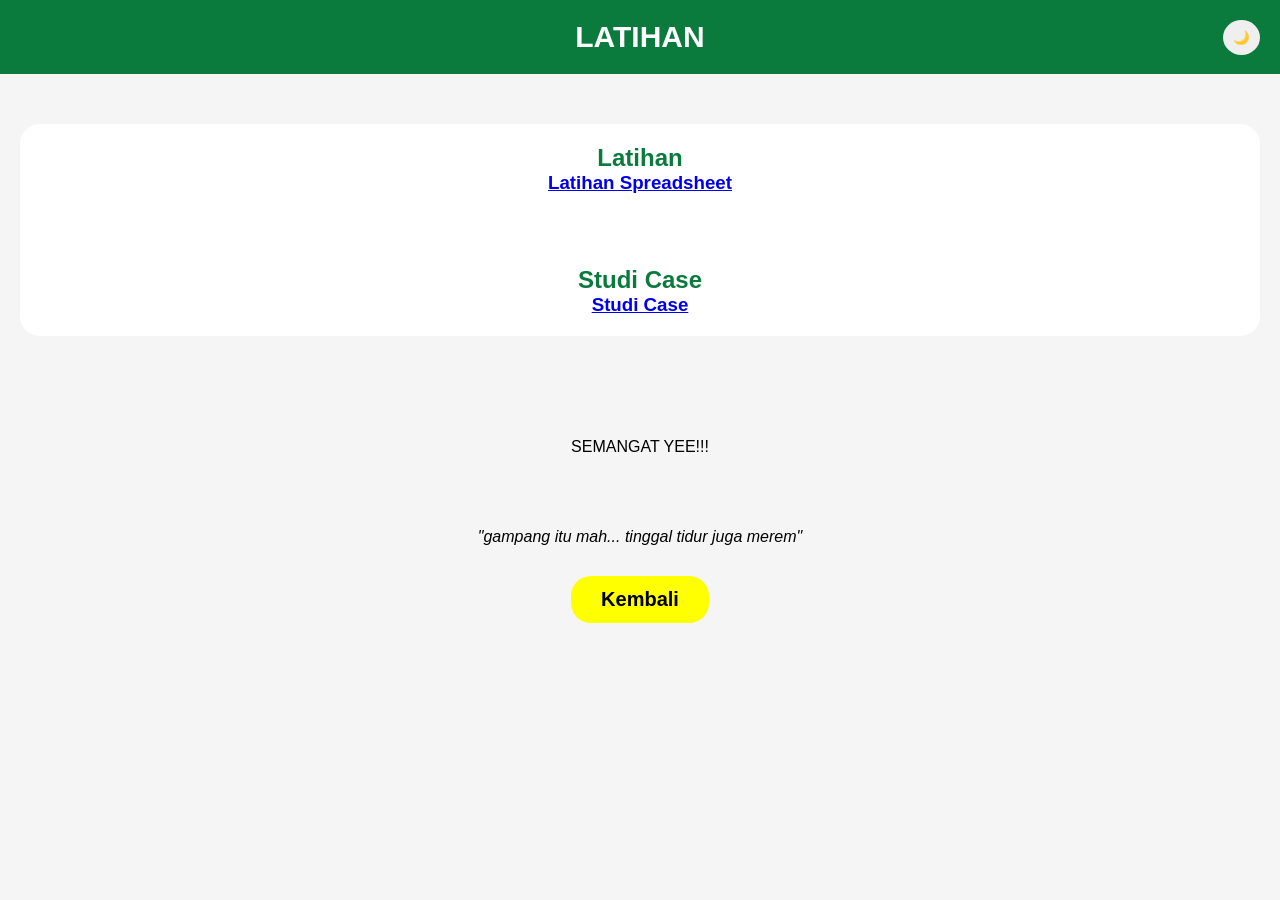
<file: index8.html>
<!DOCTYPE html>
<html lang="id">
<head>
  <meta charset="UTF-8">
  <meta name="viewport" content="width=device-width, initial-scale=1.0">
  <title>Latihan</title>
  <link rel="stylesheet" href="style.css">
</head>
<body>
 <script src="script.js"></script>
<div class="header">LATIHAN</div>

<div class="content">
<div class="crd">
  <h2>Latihan</h2>
  <a href="https://docs.google.com/spreadsheets/u/0/" target="_blank">
    <h3>Latihan Spreadsheet</h3>
  </a>
<br> <br> <br> <br>
  <h2>Studi Case</h2>
  <a href="https://chatgpt.com/share/69ccb154-49e4-8322-9fe7-69f6ab1dc23e/" target="_blank">
    <h3>Studi Case</h3>
  </a>
</div>
<br> <br> <br> <br>
  <p style="margin-top:30px;">SEMANGAT YEE!!!</p>
<br> <br> <br> <br>
  <p style="font-style:italic;">
    "gampang itu mah... tinggal tidur juga merem"
  </p>

  <a href="landing.html">
    <button class="btn">Kembali</button>
  </a>

</div>

</body>
</html>
</file>
<file: style.css>
/* RESET */
* {
  margin: 0;
  padding: 0;
  box-sizing: border-box;
  font-family: Arial, sans-serif;
}

/* BODY */
body {
  background: #f5f5f5;
  text-align: center;
}

/* HEADER */
.header {
  background: #0a7a3d;
  color: white;
  padding: 20px;
  font-size: 30px;
  font-weight: bold;
}

/* CONTENT */
.content {
  padding: 50px 20px;
}

.title {
  font-size: 36px;
  font-weight: bold;
  margin-bottom: 20px;
}

.desc {
  max-width: 600px;
  margin: auto;
  line-height: 1.6;
}

/* BUTTON */
.btn {
  margin-top: 30px;
  padding: 12px 30px;
  background: yellow;
  border: none;
  border-radius: 20px;
  font-size: 20px;
  cursor: pointer;
  font-weight: bold;
  transition: 0.3s;
}

.btn:hover {
  transform: scale(1.1);
}

/* CARD */
.container {
  display: flex;
  justify-content: center;
  gap: 30px;
  flex-wrap: wrap;
  margin-top: 30px;
}

.card {
  background: #0a7a3d;
  color: white;
  padding: 20px;
  border-radius: 20px;
  width: 200px;
}

/* FORM */
.form-box {
  background: #fff;
  padding: 30px;
  border-radius: 20px;
  width: 350px;
  margin: auto;
  text-align: left;
}

.form-box input {
  width: 100%;
  padding: 10px;
  margin: 10px 0;
  border-radius: 10px;
  border: 1px solid #ccc;
}

.crd{
    background: rgb(255, 255, 255);
    color: #0a7a3d;
    padding: 20px;
    border-radius: 20px;
    width: auto;
    height: auto;
    align-items: center;
}
</file>
